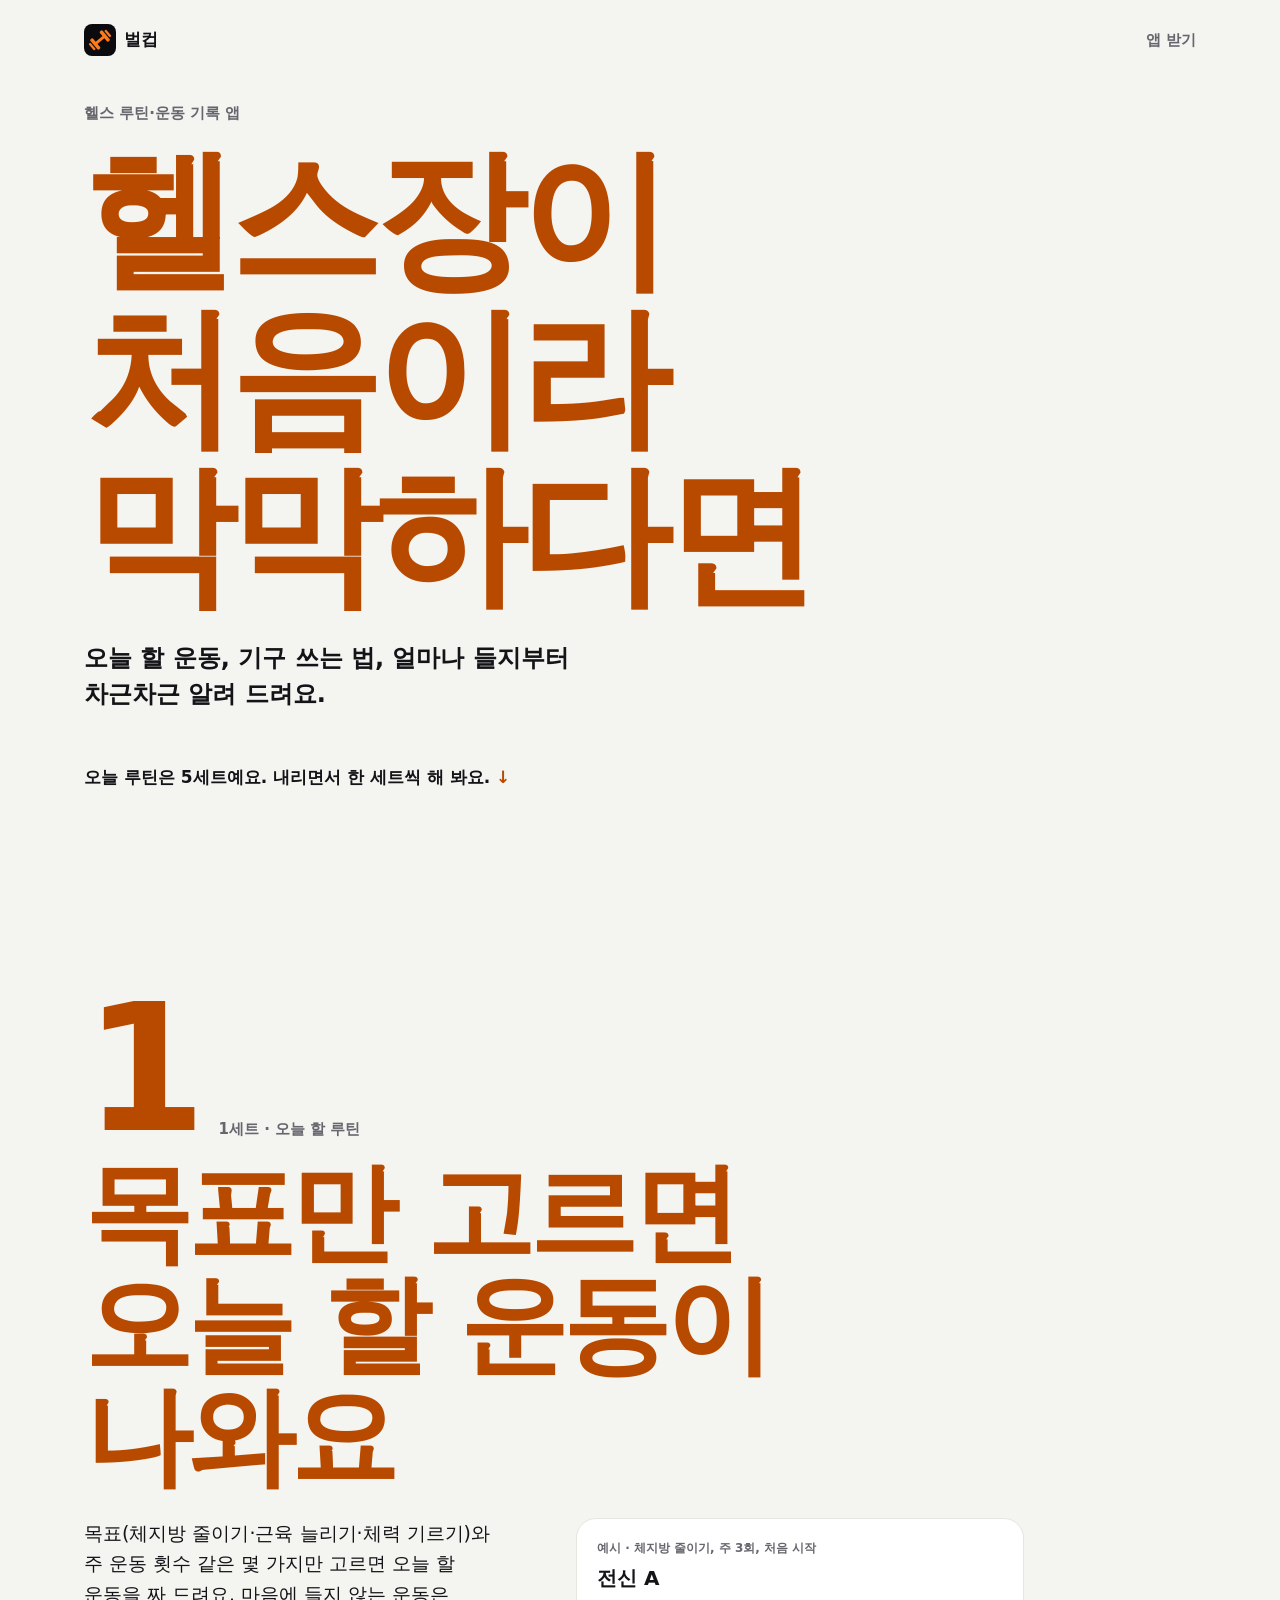
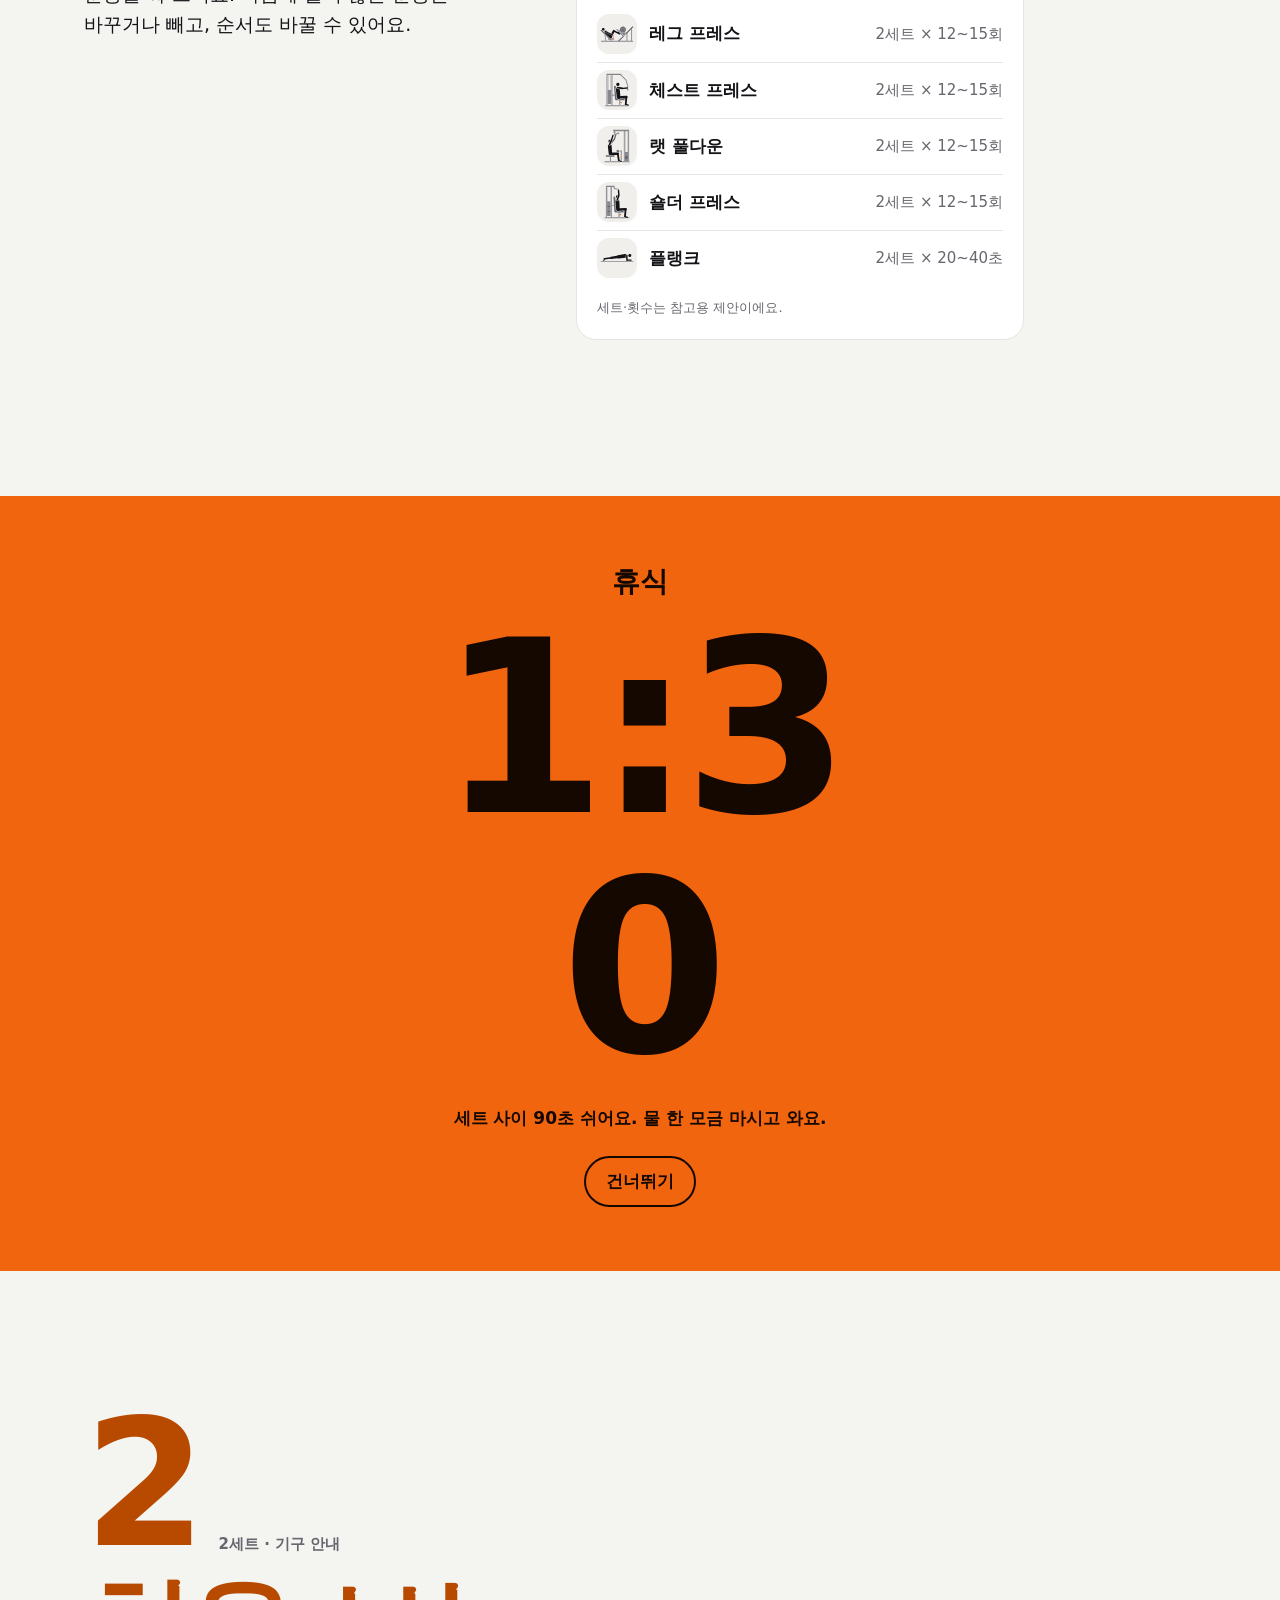
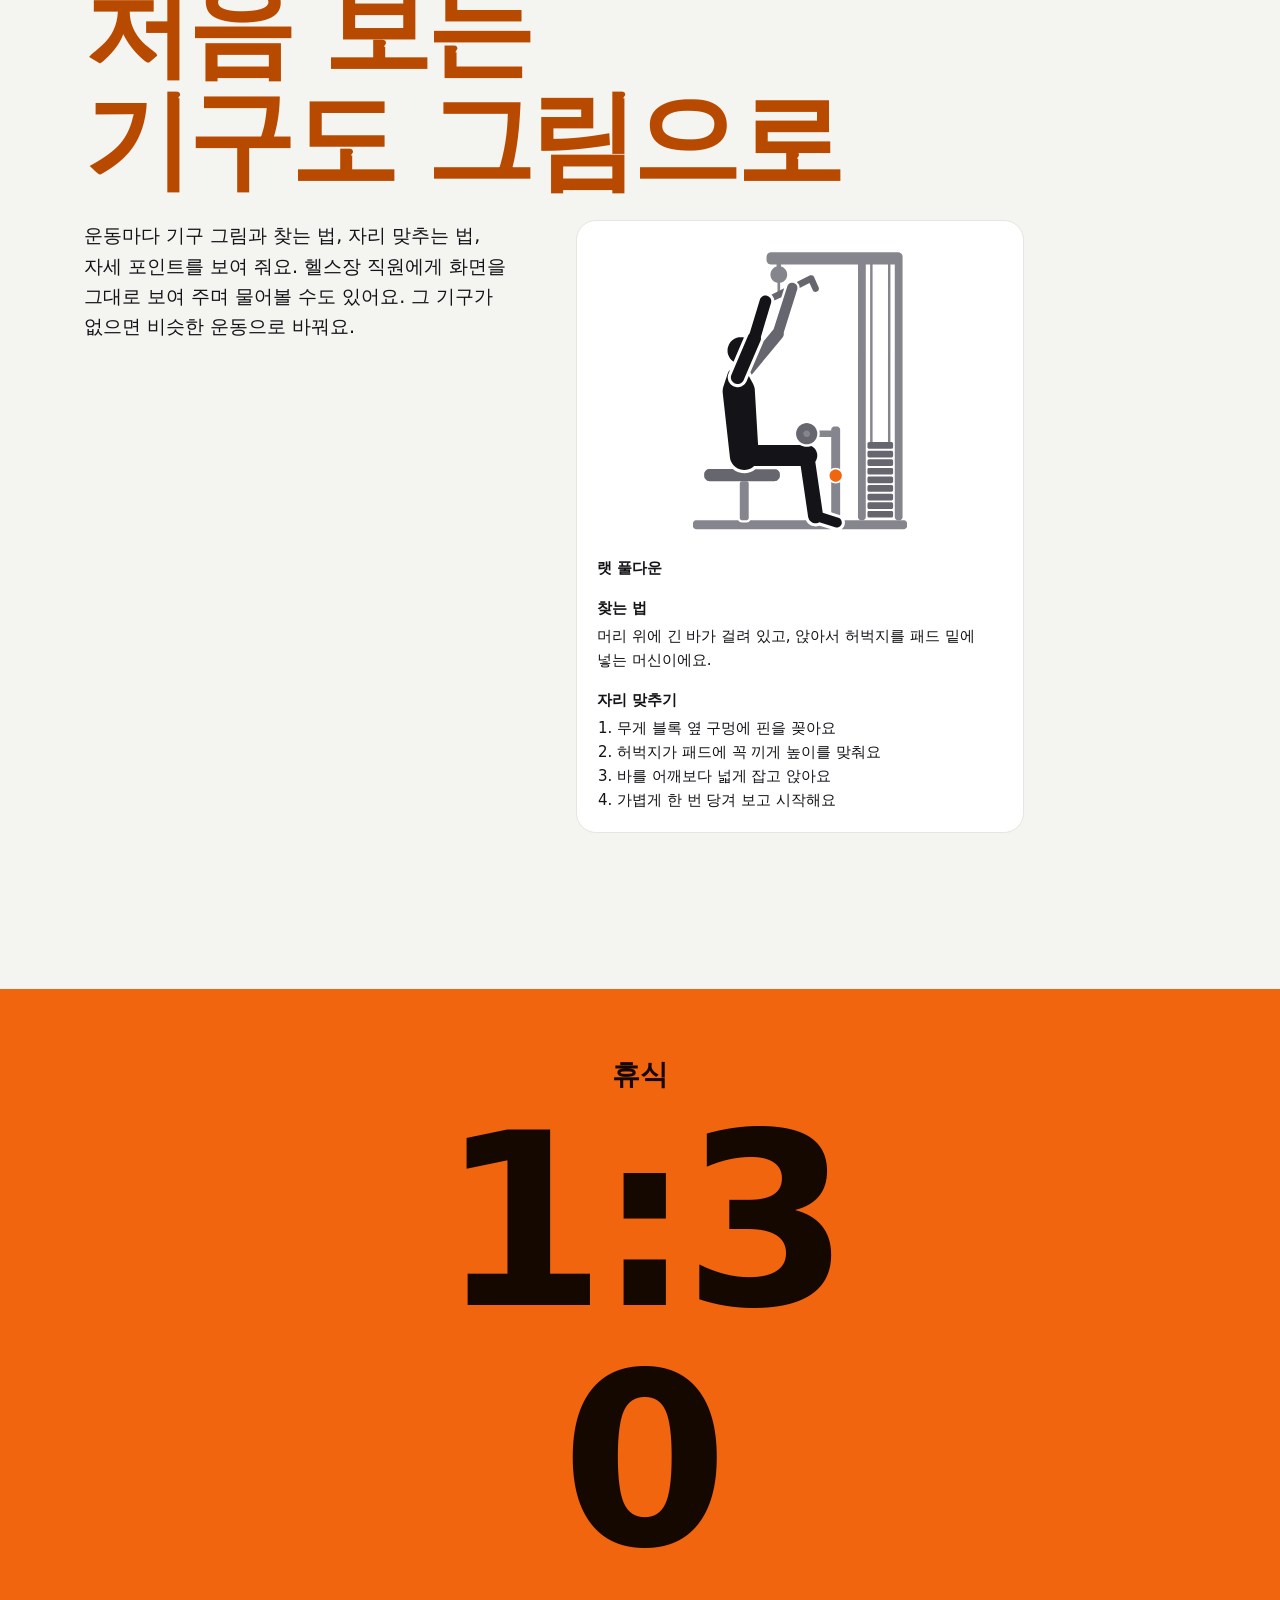
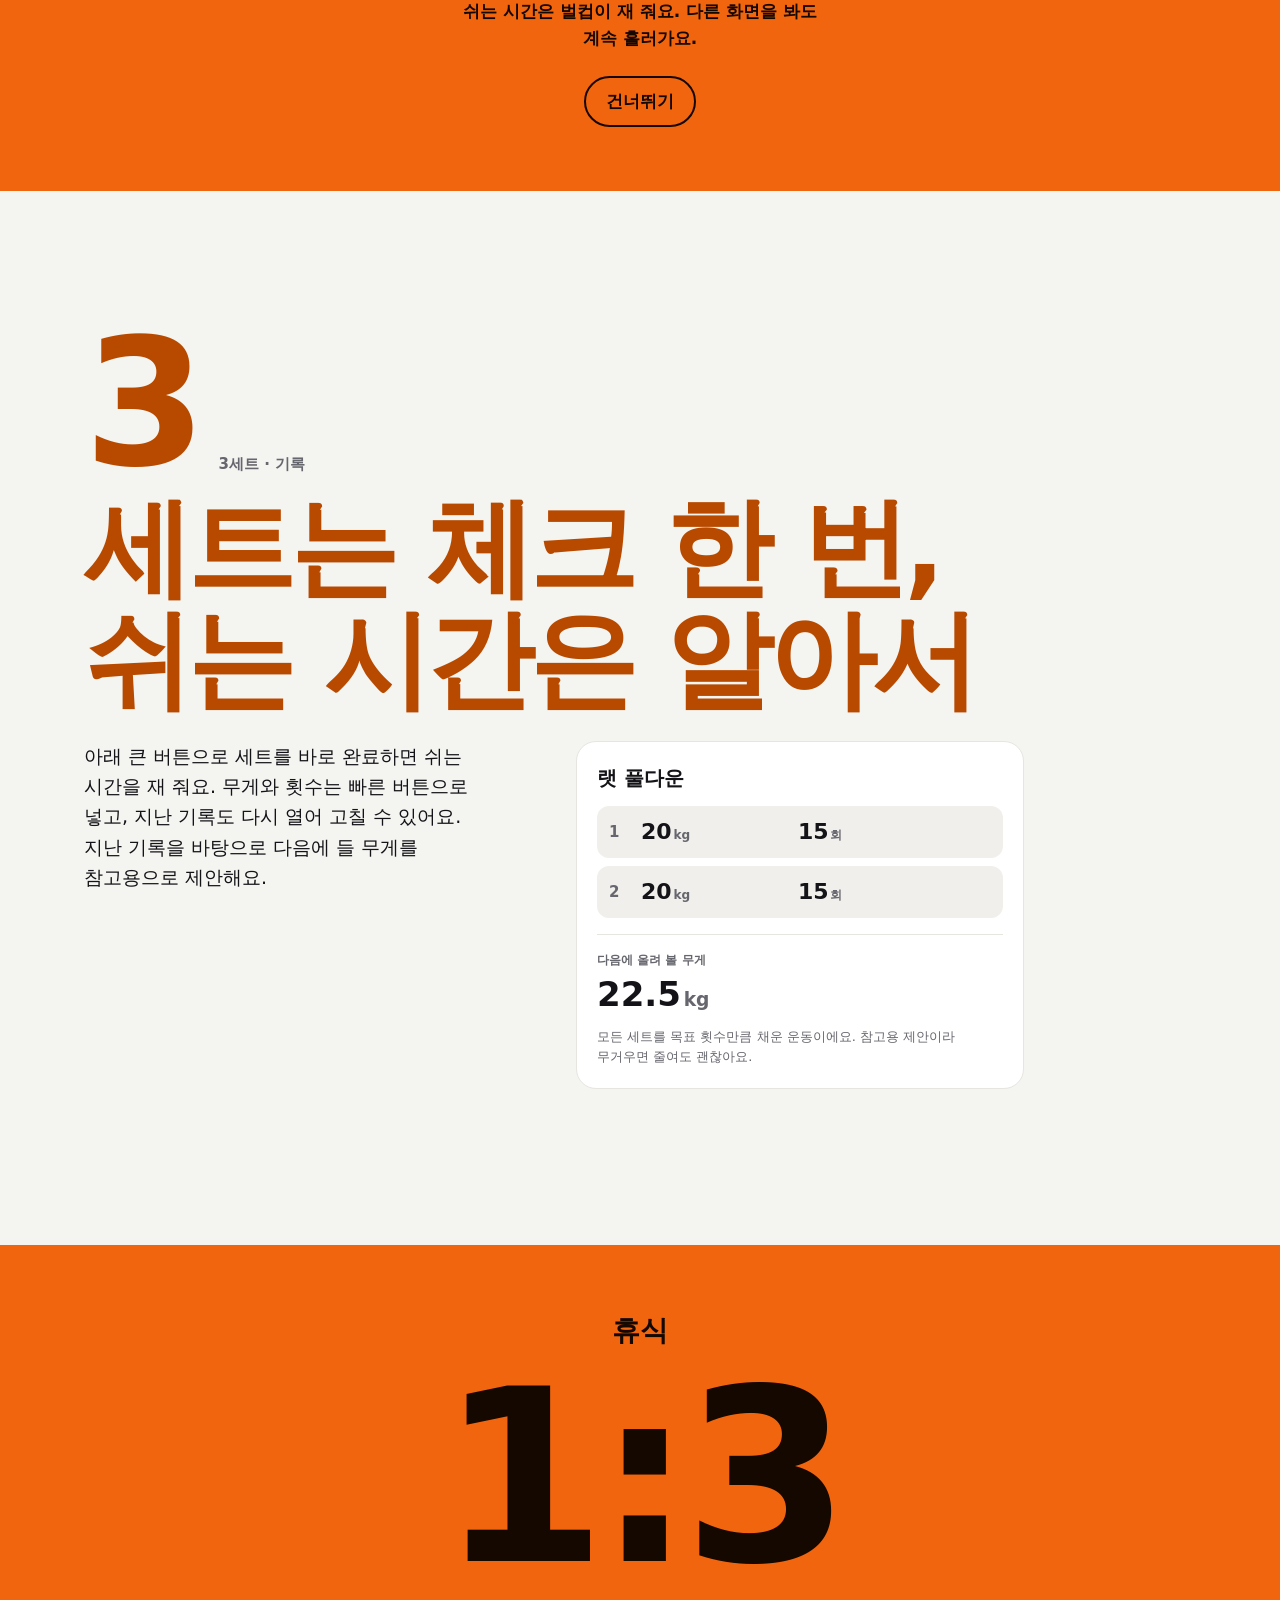
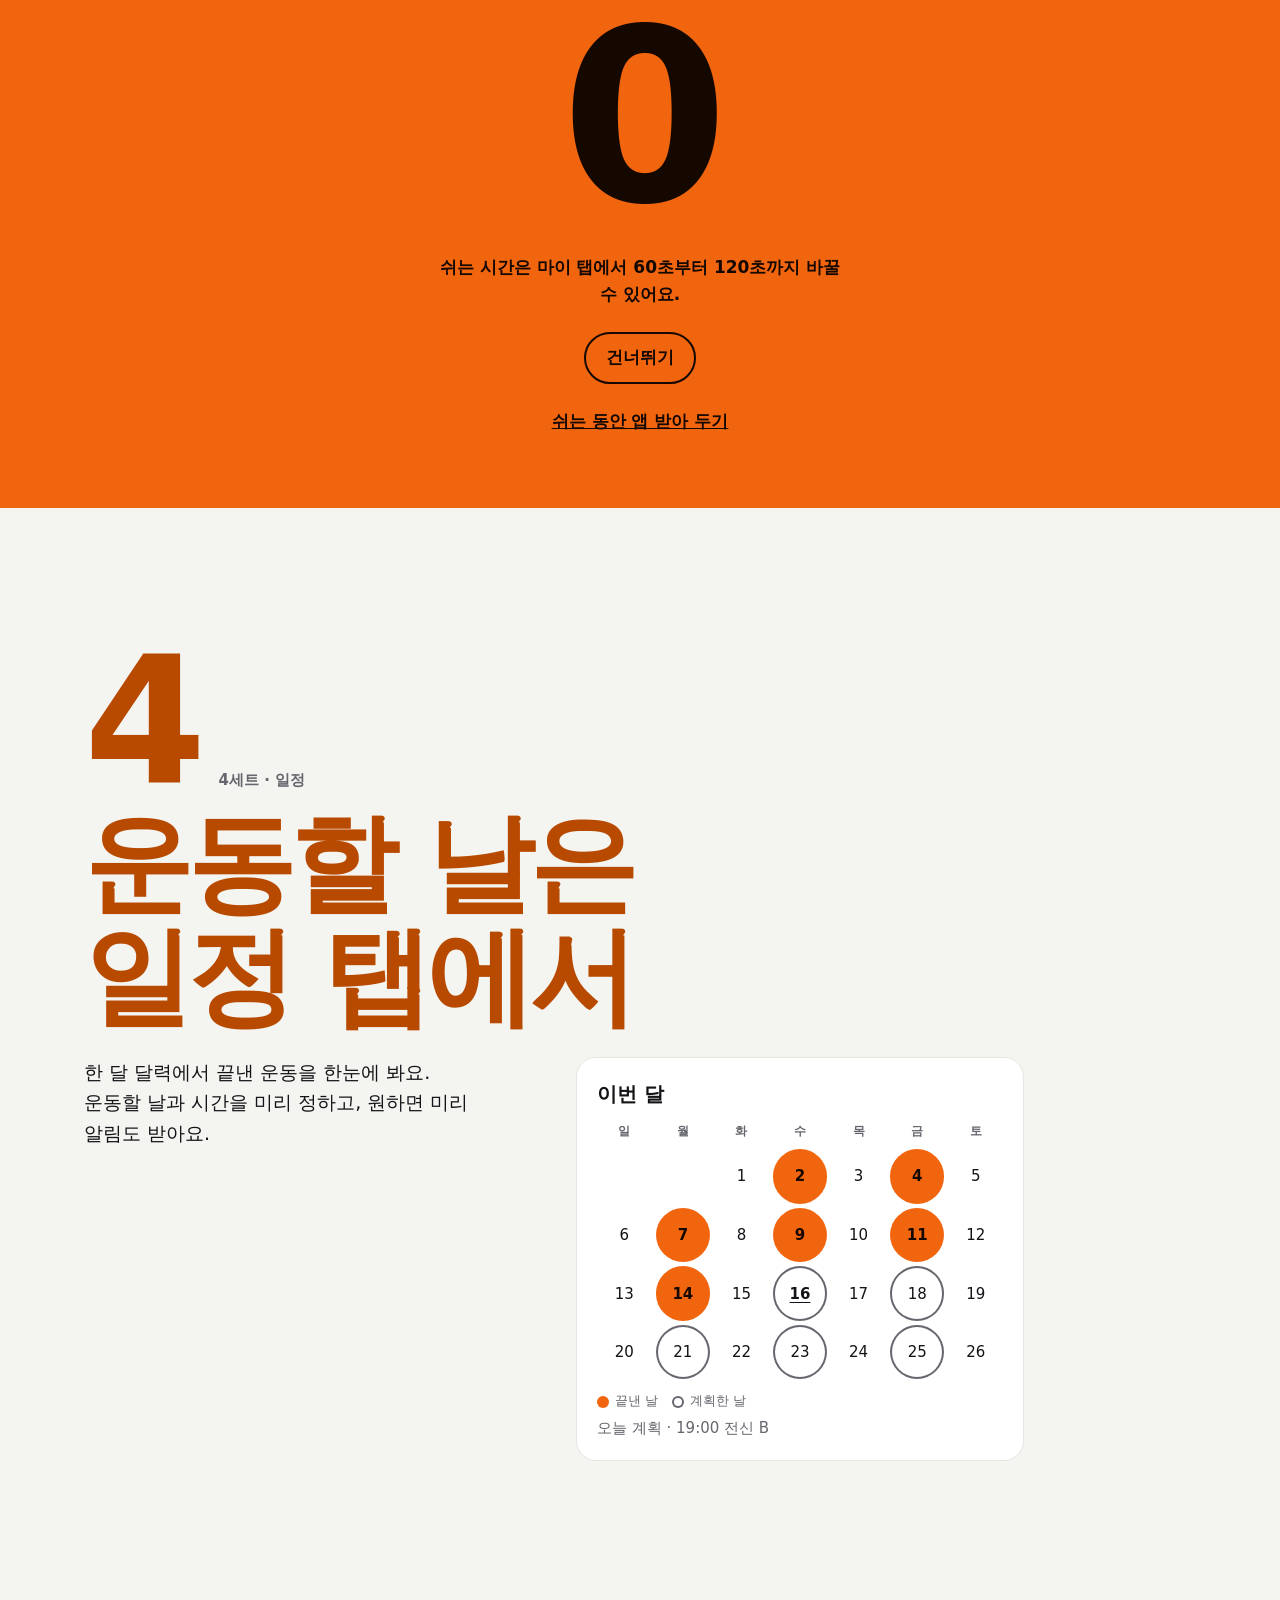
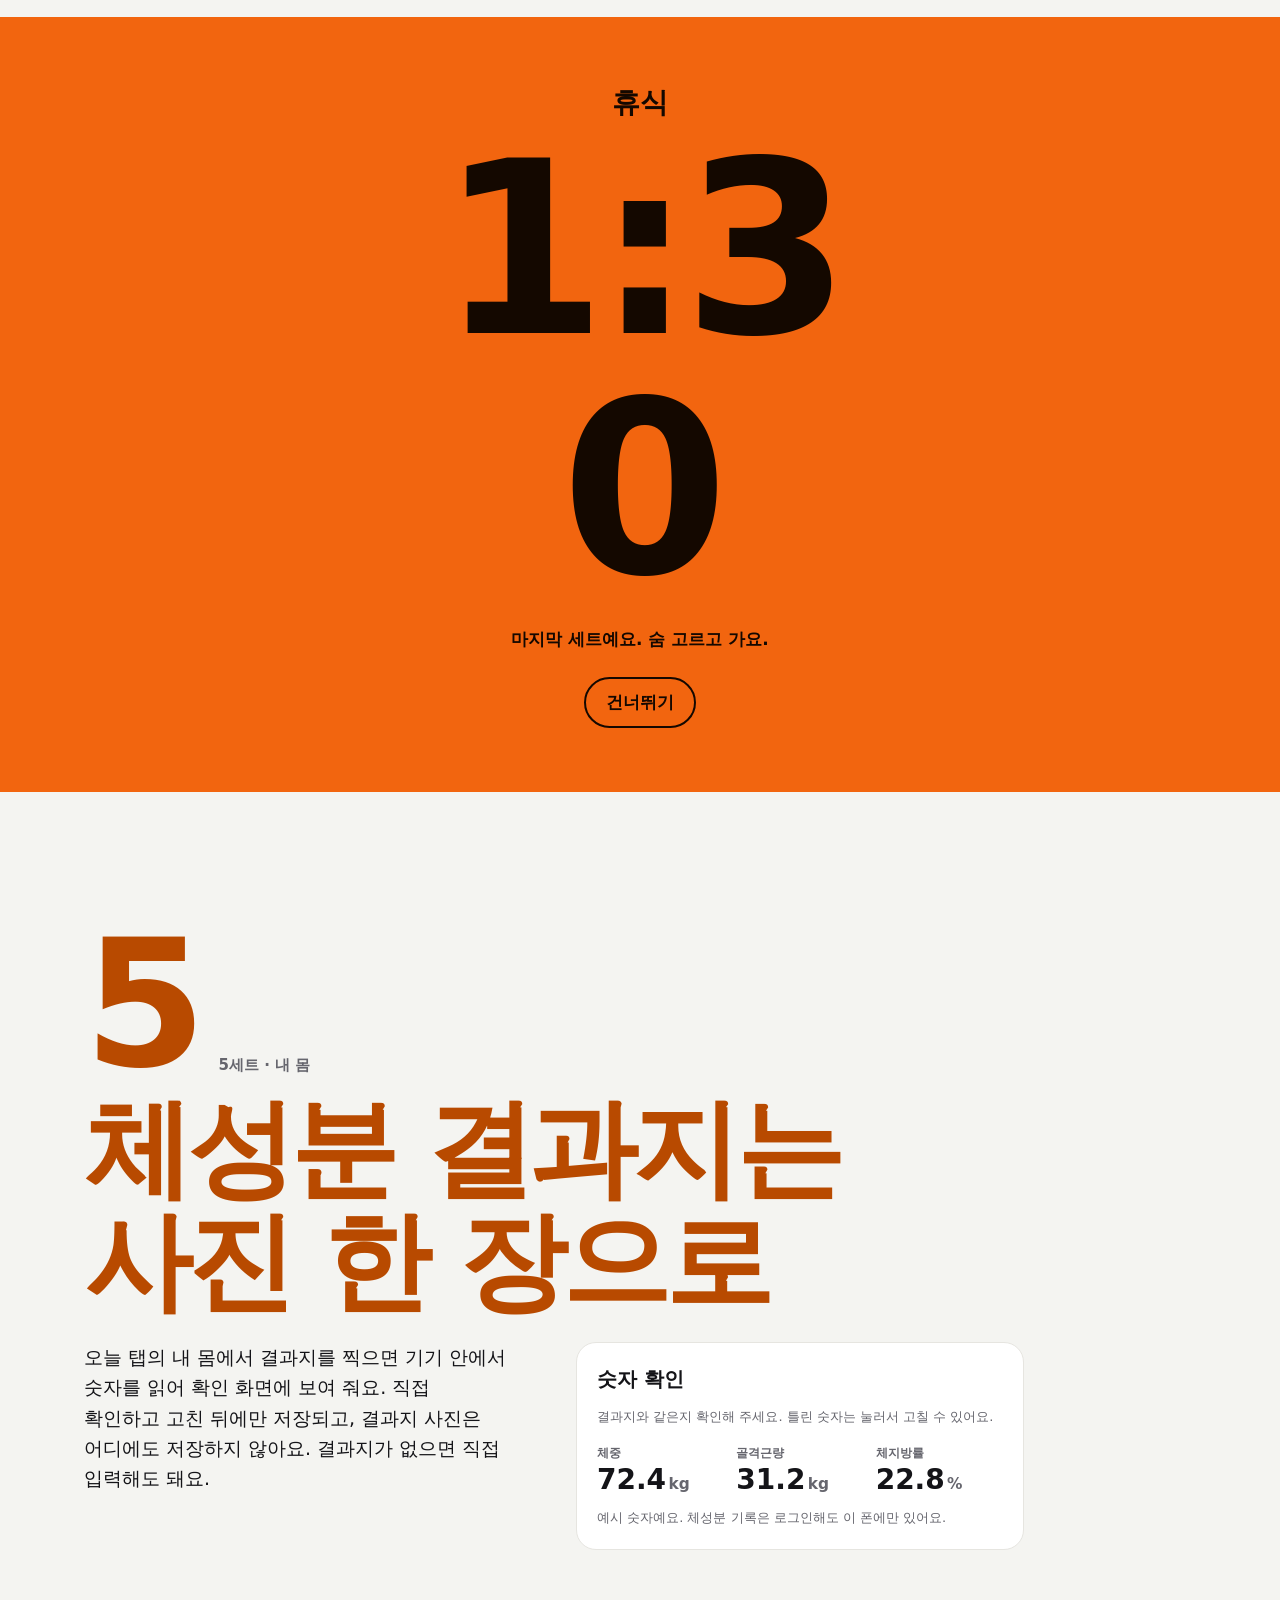
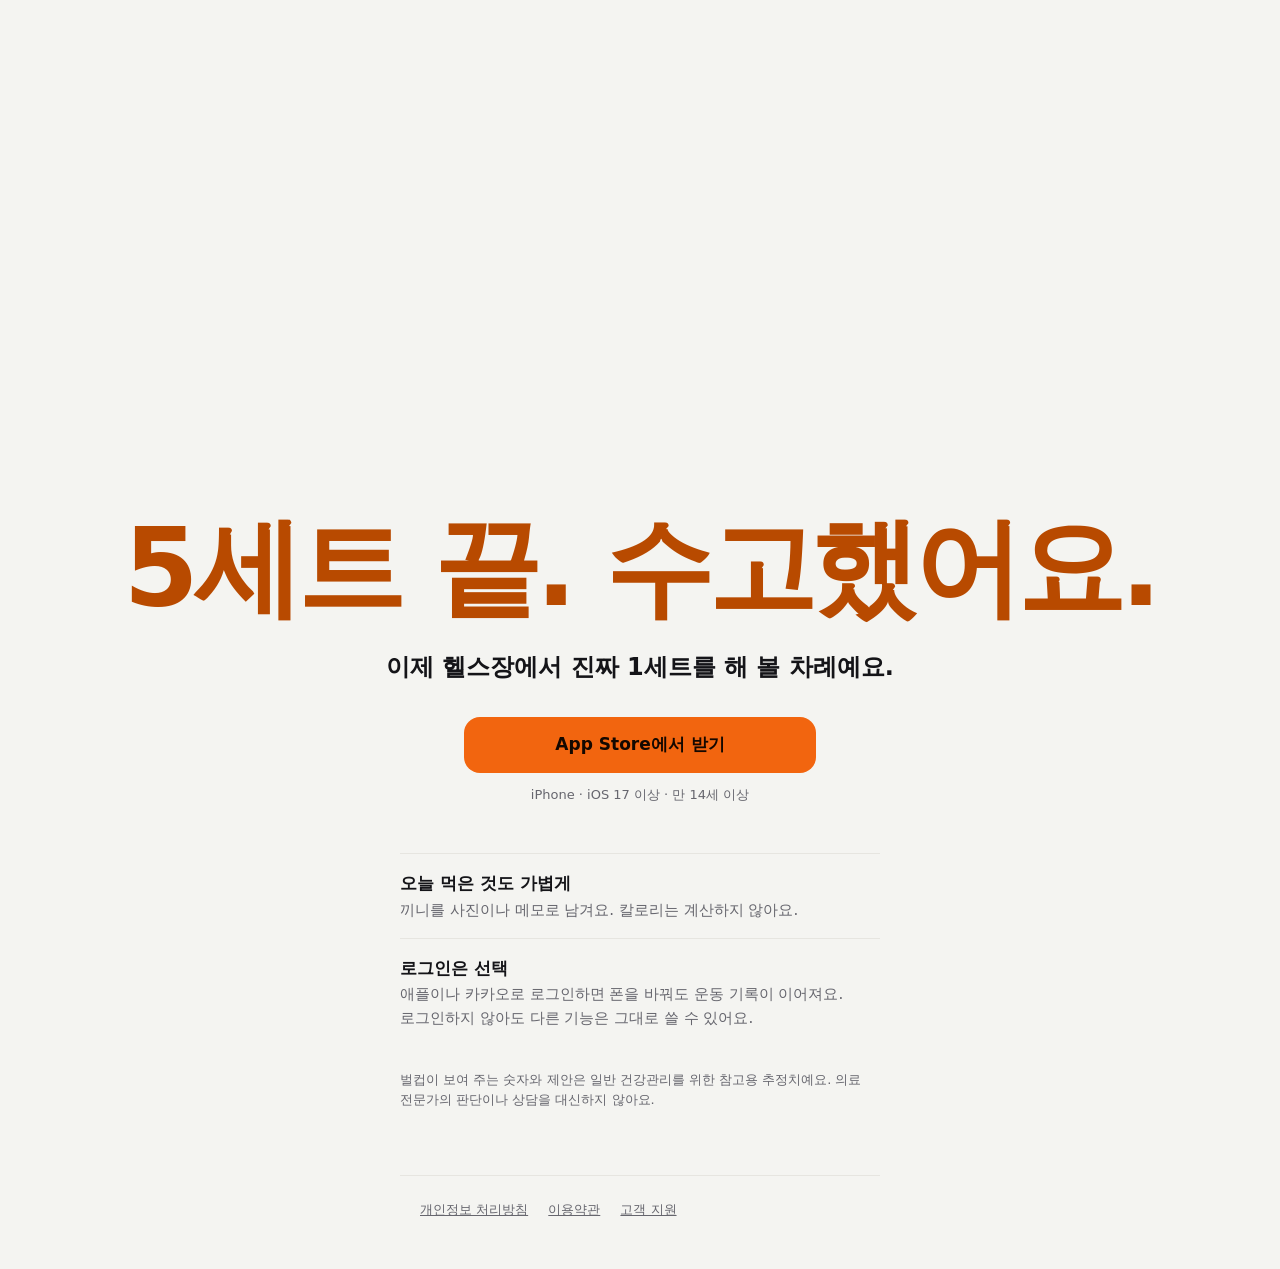
<file: index.html>
<!DOCTYPE html>
<html lang="ko">
<head>
<meta charset="utf-8">
<meta name="viewport" content="width=device-width, initial-scale=1, viewport-fit=cover">
<meta http-equiv="Content-Security-Policy" content="default-src 'none'; script-src 'self'; style-src 'self'; img-src 'self'; base-uri 'none'; form-action 'none'">
<meta name="referrer" content="no-referrer">
<meta name="description" content="헬스장이 처음이라 뭘 해야 할지 막막하다면 벌컵으로 시작해 보세요. 오늘 할 루틴과 기구 쓰는 법을 보여 주고, 다음에 들 무게를 참고용으로 제안해요.">
<title>벌컵 - 헬스 루틴·운동 기록</title>
<link rel="icon" href="/img/icon.png">
<link rel="apple-touch-icon" href="/img/icon.png">
<link rel="stylesheet" href="/site.css">
<link rel="stylesheet" href="/landing.css">
<script src="/landing.js" defer></script>
</head>
<body class="landing">
<!-- Gym display: decorative, filled in by landing.js. The real content is the text below. -->
<div class="hud" aria-hidden="true">
  <span class="hud__label">준비</span>
  <span class="hud__num">00</span>
  <span class="hud__unit">회</span>
  <span class="hud__bar"><i></i><i></i><i></i><i></i><i></i></span>
</div>

<header class="top">
  <a class="brand" href="/"><img src="/img/icon.png" alt="" width="32" height="32">벌컵</a>
  <a class="top__get" href="https://apps.apple.com/kr/app/id6822601640">앱 받기</a>
</header>

<main>
  <section class="hero" aria-labelledby="hero-title">
    <p class="kicker">헬스 루틴·운동 기록 앱</p>
    <h1 id="hero-title" class="poster">헬스장이 처음이라 막막하다면</h1>
    <p class="lead">오늘 할 운동, 기구 쓰는 법, 얼마나 들지부터 차근차근 알려 드려요.</p>
    <p class="cue">오늘 루틴은 5세트예요. 내리면서 한 세트씩 <span class="nw">해 봐요.</span></p>
  </section>

  <section class="set" id="set-1" data-step="set" data-set="1" aria-labelledby="set-1-title">
    <p class="set__no"><span class="set__big" aria-hidden="true">1</span>1세트 · 오늘 할 루틴</p>
    <h2 id="set-1-title" class="poster">목표만 고르면 <span class="nw">오늘 할 운동이</span> 나와요</h2>
    <p>목표(체지방 줄이기·근육 늘리기·체력 기르기)와 주 운동 횟수 같은 몇 가지만 고르면 오늘 할 운동을 짜 드려요. 마음에 들지 않는 운동은 바꾸거나 빼고, 순서도 바꿀 수 있어요.</p>
    <div class="card">
      <p class="card__meta">예시 · 체지방 줄이기, 주 3회, 처음 시작</p>
      <p class="card__title">전신 A</p>
      <ul class="routine">
        <li><picture><source srcset="/img/ex_leg_press_thumb_dark.svg" media="(prefers-color-scheme: dark)"><img src="/img/ex_leg_press_thumb.svg" alt="" width="40" height="40"></picture><span>레그 프레스</span><span class="num">2세트 × 12~15회</span></li>
        <li><picture><source srcset="/img/ex_chest_press_thumb_dark.svg" media="(prefers-color-scheme: dark)"><img src="/img/ex_chest_press_thumb.svg" alt="" width="40" height="40"></picture><span>체스트 프레스</span><span class="num">2세트 × 12~15회</span></li>
        <li><picture><source srcset="/img/ex_lat_pulldown_thumb_dark.svg" media="(prefers-color-scheme: dark)"><img src="/img/ex_lat_pulldown_thumb.svg" alt="" width="40" height="40"></picture><span>랫 풀다운</span><span class="num">2세트 × 12~15회</span></li>
        <li><picture><source srcset="/img/ex_shoulder_press_thumb_dark.svg" media="(prefers-color-scheme: dark)"><img src="/img/ex_shoulder_press_thumb.svg" alt="" width="40" height="40"></picture><span>숄더 프레스</span><span class="num">2세트 × 12~15회</span></li>
        <li><picture><source srcset="/img/ex_plank_thumb_dark.svg" media="(prefers-color-scheme: dark)"><img src="/img/ex_plank_thumb.svg" alt="" width="40" height="40"></picture><span>플랭크</span><span class="num">2세트 × 20~40초</span></li>
      </ul>
      <p class="note">세트·횟수는 참고용 제안이에요.</p>
    </div>
  </section>

  <div class="rest" data-step="rest">
    <p class="rest__title">휴식</p>
    <p class="rest__timer" aria-hidden="true"><span class="rest__time">1:30</span><span class="rest__end">쉬는 시간 끝</span></p>
    <p>세트 사이 90초 쉬어요. 물 한 모금 마시고 와요.</p>
    <a class="rest__skip" href="#set-2">건너뛰기</a>
  </div>

  <section class="set" id="set-2" data-step="set" data-set="2" aria-labelledby="set-2-title">
    <p class="set__no"><span class="set__big" aria-hidden="true">2</span>2세트 · 기구 안내</p>
    <h2 id="set-2-title" class="poster">처음 보는 기구도 그림으로</h2>
    <p>운동마다 기구 그림과 찾는 법, 자리 맞추는 법, 자세 포인트를 보여 줘요. 헬스장 직원에게 화면을 그대로 보여 주며 물어볼 수도 있어요. 그 기구가 없으면 비슷한 운동으로 바꿔요.</p>
    <div class="card card--guide">
      <picture><source srcset="/img/ex_lat_pulldown_dark.svg" media="(prefers-color-scheme: dark)"><img class="hero-art" src="/img/ex_lat_pulldown.svg" alt="" width="400" height="300"></picture>
      <div class="guide">
        <p class="card__title">랫 풀다운</p>
        <h3>찾는 법</h3>
        <p>머리 위에 긴 바가 걸려 있고, 앉아서 허벅지를 패드 밑에 넣는 머신이에요.</p>
        <h3>자리 맞추기</h3>
        <ol>
          <li>무게 블록 옆 구멍에 핀을 꽂아요</li>
          <li>허벅지가 패드에 꼭 끼게 높이를 맞춰요</li>
          <li>바를 어깨보다 넓게 잡고 앉아요</li>
          <li>가볍게 한 번 당겨 보고 시작해요</li>
        </ol>
      </div>
    </div>
  </section>

  <div class="rest" data-step="rest">
    <p class="rest__title">휴식</p>
    <p class="rest__timer" aria-hidden="true"><span class="rest__time">1:30</span><span class="rest__end">쉬는 시간 끝</span></p>
    <p>쉬는 시간은 벌컵이 재 줘요. 다른 화면을 봐도 계속 흘러가요.</p>
    <a class="rest__skip" href="#set-3">건너뛰기</a>
  </div>

  <section class="set" id="set-3" data-step="set" data-set="3" aria-labelledby="set-3-title">
    <p class="set__no"><span class="set__big" aria-hidden="true">3</span>3세트 · 기록</p>
    <h2 id="set-3-title" class="poster">세트는 체크 한 번, 쉬는 시간은 알아서</h2>
    <p>아래 큰 버튼으로 세트를 바로 완료하면 쉬는 시간을 재 줘요. 무게와 횟수는 빠른 버튼으로 넣고, 지난 기록도 다시 열어 고칠 수 있어요. 지난 기록을 바탕으로 다음에 들 무게를 참고용으로 제안해요.</p>
    <div class="card">
      <p class="card__title">랫 풀다운</p>
      <ol class="sets">
        <li class="sets__row"><span class="num">1</span><span class="num">20<small>kg</small></span><span class="num">15<small>회</small></span><span class="check" aria-hidden="true"></span><span class="sr">완료</span></li>
        <li class="sets__row"><span class="num">2</span><span class="num">20<small>kg</small></span><span class="num">15<small>회</small></span><span class="check" aria-hidden="true"></span><span class="sr">완료</span></li>
      </ol>
      <div class="next">
        <p class="card__meta">다음에 올려 볼 무게</p>
        <p class="next__kg num">22.5<small>kg</small></p>
        <p class="note">모든 세트를 목표 횟수만큼 채운 운동이에요. 참고용 제안이라 무거우면 줄여도 괜찮아요.</p>
      </div>
    </div>
  </section>

  <div class="rest" data-step="rest">
    <p class="rest__title">휴식</p>
    <p class="rest__timer" aria-hidden="true"><span class="rest__time">1:30</span><span class="rest__end">쉬는 시간 끝</span></p>
    <p>쉬는 시간은 마이 탭에서 60초부터 120초까지 바꿀 수 있어요.</p>
    <a class="rest__skip" href="#set-4">건너뛰기</a>
    <a class="rest__get" href="https://apps.apple.com/kr/app/id6822601640">쉬는 동안 앱 받아 두기</a>
  </div>

  <section class="set" id="set-4" data-step="set" data-set="4" aria-labelledby="set-4-title">
    <p class="set__no"><span class="set__big" aria-hidden="true">4</span>4세트 · 일정</p>
    <h2 id="set-4-title" class="poster">운동할 날은 일정 탭에서</h2>
    <p>한 달 달력에서 끝낸 운동을 한눈에 봐요. 운동할 날과 시간을 미리 정하고, 원하면 미리 알림도 받아요.</p>
    <div class="card">
      <p class="card__title">이번 달</p>
      <div class="cal" aria-hidden="true">
        <b>일</b><b>월</b><b>화</b><b>수</b><b>목</b><b>금</b><b>토</b>
        <i class="cal__gap"></i><i class="cal__gap"></i><i>1</i><i class="done">2</i><i>3</i><i class="done">4</i><i>5</i>
        <i>6</i><i class="done">7</i><i>8</i><i class="done">9</i><i>10</i><i class="done">11</i><i>12</i>
        <i>13</i><i class="done">14</i><i>15</i><i class="today plan">16</i><i>17</i><i class="plan">18</i><i>19</i>
        <i>20</i><i class="plan">21</i><i>22</i><i class="plan">23</i><i>24</i><i class="plan">25</i><i>26</i>
      </div>
      <p class="cal__legend"><span class="dot dot--done" aria-hidden="true"></span>끝낸 날 <span class="dot dot--plan" aria-hidden="true"></span>계획한 날</p>
      <p class="plan-line">오늘 계획 · <span class="num">19:00</span> 전신 B</p>
    </div>
  </section>

  <div class="rest" data-step="rest">
    <p class="rest__title">휴식</p>
    <p class="rest__timer" aria-hidden="true"><span class="rest__time">1:30</span><span class="rest__end">쉬는 시간 끝</span></p>
    <p>마지막 세트예요. 숨 고르고 가요.</p>
    <a class="rest__skip" href="#set-5">건너뛰기</a>
  </div>

  <section class="set" id="set-5" data-step="set" data-set="5" aria-labelledby="set-5-title">
    <p class="set__no"><span class="set__big" aria-hidden="true">5</span>5세트 · 내 몸</p>
    <h2 id="set-5-title" class="poster">체성분 결과지는 사진 한 장으로</h2>
    <p>오늘 탭의 내 몸에서 결과지를 찍으면 기기 안에서 숫자를 읽어 확인 화면에 보여 줘요. 직접 확인하고 고친 뒤에만 저장되고, 결과지 사진은 어디에도 저장하지 않아요. 결과지가 없으면 직접 입력해도 돼요.</p>
    <div class="card">
      <p class="card__title">숫자 확인</p>
      <p class="note">결과지와 같은지 확인해 주세요. 틀린 숫자는 눌러서 고칠 수 있어요.</p>
      <dl class="body">
        <div><dt>체중</dt><dd class="num">72.4<small>kg</small></dd></div>
        <div><dt>골격근량</dt><dd class="num">31.2<small>kg</small></dd></div>
        <div><dt>체지방률</dt><dd class="num">22.8<small>%</small></dd></div>
      </dl>
      <p class="note">예시 숫자예요. 체성분 기록은 로그인해도 이 폰에만 있어요.</p>
    </div>
  </section>

  <section class="end" data-step="end" aria-labelledby="end-title">
    <p class="stamp">오운완</p>
    <h2 id="end-title" class="poster">5세트 끝. 수고했어요.</h2>
    <p class="lead">이제 헬스장에서 진짜 1세트를 해 볼 차례예요.</p>
    <a class="button" href="https://apps.apple.com/kr/app/id6822601640">App Store에서 받기</a>
    <p class="note center">iPhone · iOS 17 이상 · 만 14세 이상</p>
    <ul class="extra">
      <li><strong>오늘 먹은 것도 가볍게</strong>끼니를 사진이나 메모로 남겨요. 칼로리는 계산하지 않아요.</li>
      <li><strong>로그인은 선택</strong>애플이나 카카오로 로그인하면 폰을 바꿔도 운동 기록이 이어져요. 로그인하지 않아도 다른 기능은 그대로 쓸 수 있어요.</li>
    </ul>
    <p class="note">벌컵이 보여 주는 숫자와 제안은 일반 건강관리를 위한 참고용 추정치예요. 의료 전문가의 판단이나 상담을 대신하지 않아요.</p>
  </section>
</main>

<footer class="foot">
  <a href="https://pherd94.github.io/bulcup-privacy/">개인정보 처리방침</a>
  <a href="https://pherd94.github.io/bulcup-privacy/terms/">이용약관</a>
  <a href="https://pherd94.github.io/bulcup-privacy/support/">고객 지원</a>
</footer>
</body>
</html>
</file>
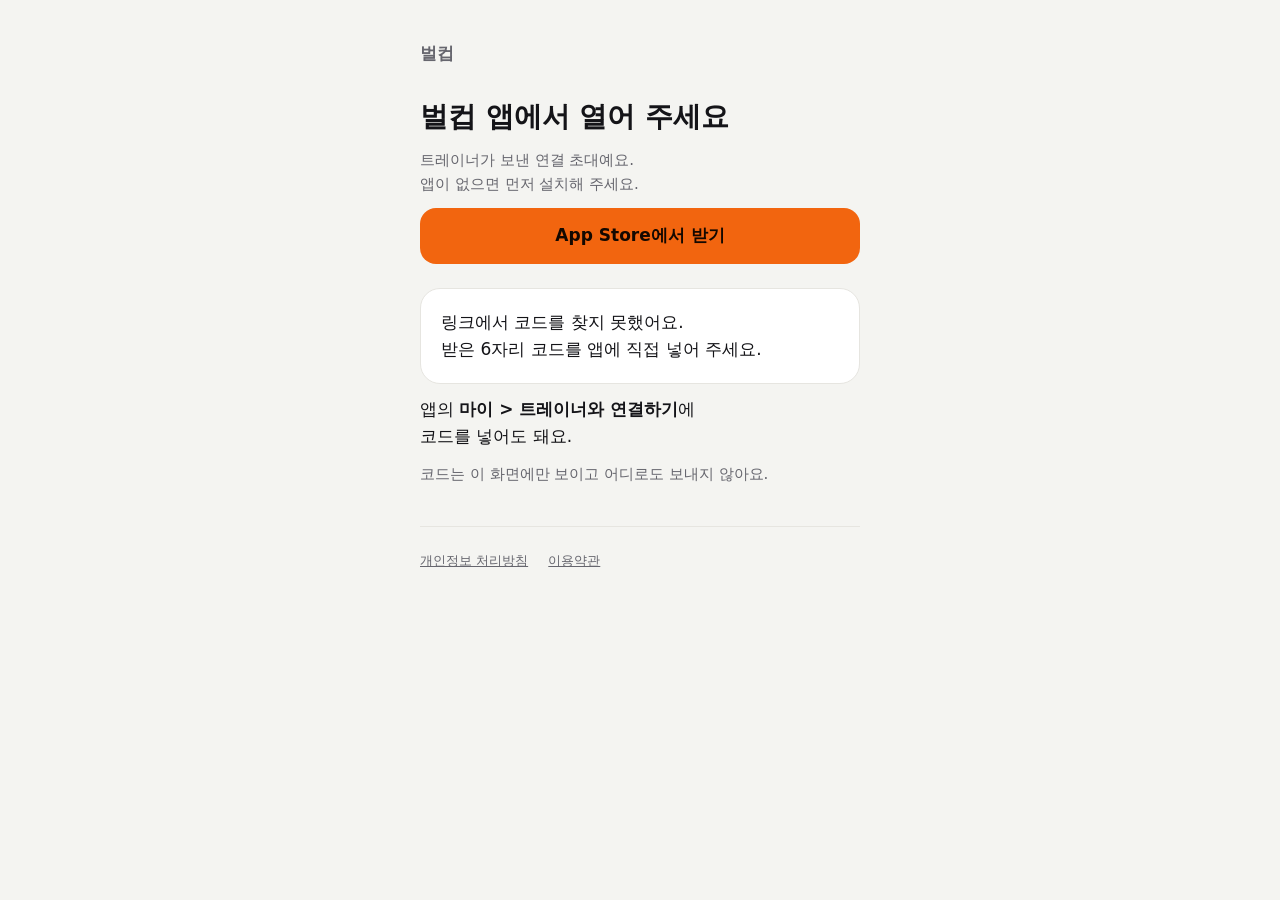
<file: join/index.html>
<!DOCTYPE html>
<html lang="ko">
<head>
<meta charset="utf-8">
<meta name="viewport" content="width=device-width, initial-scale=1, viewport-fit=cover">
<meta http-equiv="Content-Security-Policy" content="default-src 'none'; script-src 'self'; style-src 'self'; img-src 'self'; base-uri 'none'; form-action 'none'">
<meta name="referrer" content="no-referrer">
<meta name="robots" content="noindex">
<title>벌컵 트레이너 연결</title>
<link rel="stylesheet" href="/site.css">
</head>
<body>
<main>
  <p class="wordmark">벌컵</p>
  <h1>벌컵 앱에서 열어 주세요</h1>
  <p class="sub">트레이너가 보낸 연결 초대예요.<br>앱이 없으면 먼저 설치해 주세요.</p>

  <a class="button" href="https://apps.apple.com/kr/app/id6822601640">App Store에서 받기</a>

  <section class="card" id="code-card" aria-labelledby="code-label" hidden>
    <p class="label" id="code-label">연결 코드</p>
    <p class="code" id="code"></p>
    <button class="button secondary" id="copy" type="button">코드 복사</button>
    <p class="status" id="copy-status" role="status" aria-live="polite"></p>
  </section>

  <p class="card" id="no-code" hidden>링크에서 코드를 찾지 못했어요.<br>받은 6자리 코드를 앱에 직접 넣어 주세요.</p>

  <p>앱의 <strong>마이 &gt; 트레이너와 연결하기</strong>에<br>코드를 넣어도 돼요.</p>
  <p class="sub">코드는 이 화면에만 보이고 어디로도 보내지 않아요.</p>

  <footer>
    <a href="https://pherd94.github.io/bulcup-privacy/">개인정보 처리방침</a>
    <a href="https://pherd94.github.io/bulcup-privacy/terms/">이용약관</a>
  </footer>
</main>
<script src="/join/join.js"></script>
</body>
</html>
</file>
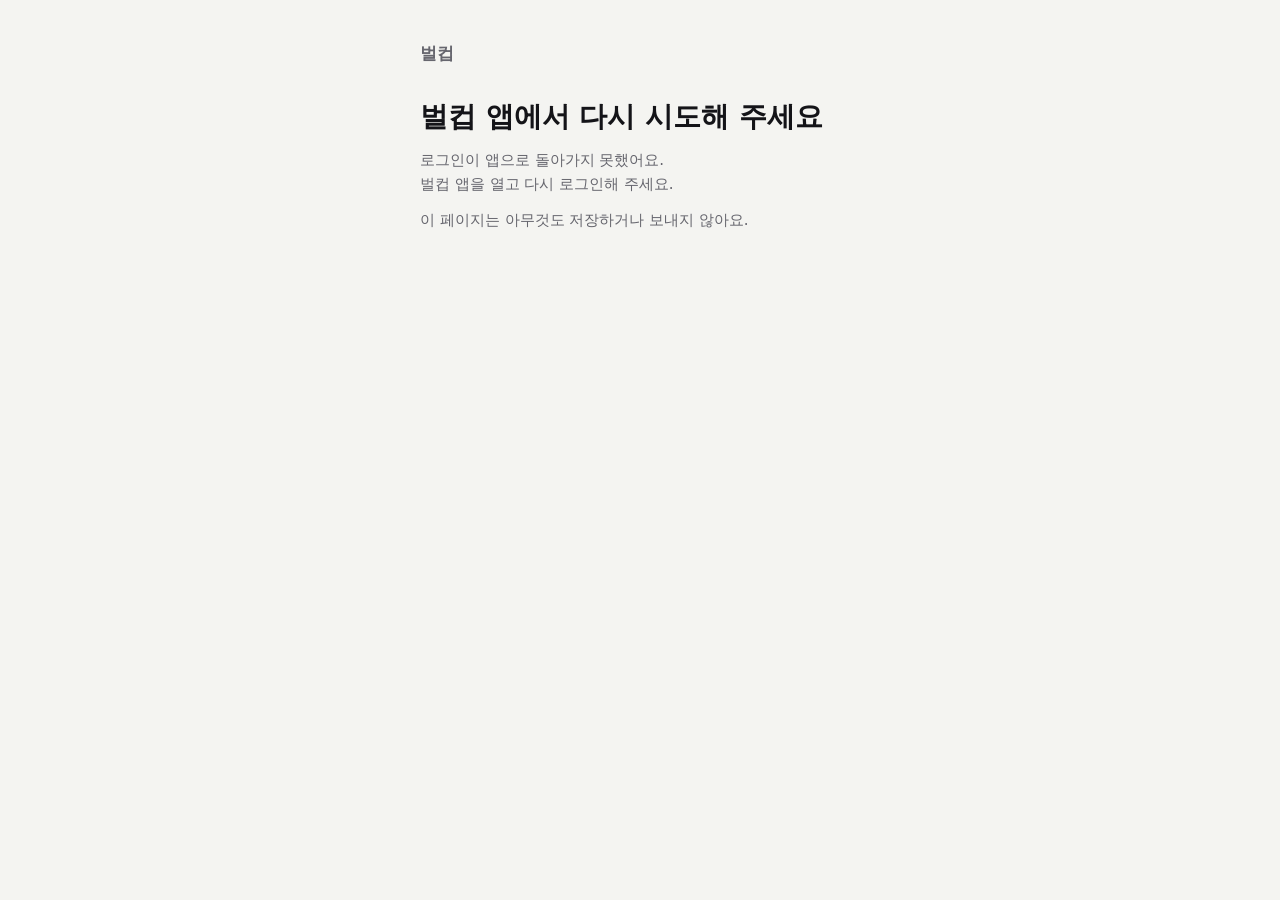
<file: auth/apple/index.html>
<!DOCTYPE html>
<html lang="ko">
<head>
<meta charset="utf-8">
<meta name="viewport" content="width=device-width, initial-scale=1, viewport-fit=cover">
<meta http-equiv="Content-Security-Policy" content="default-src 'none'; style-src 'self'; base-uri 'none'; form-action 'none'">
<meta name="referrer" content="no-referrer">
<meta name="robots" content="noindex">
<title>벌컵 로그인</title>
<link rel="stylesheet" href="/site.css">
</head>
<body>
<!-- Android Sign in with Apple returns here (android-plan A.1). The app opens this address itself (App Links); this page shows
     only when it could not. No script: what Apple put after "#" stays in this browser and is never read or sent. -->
<main>
  <p class="wordmark">벌컵</p>
  <h1>벌컵 앱에서 다시 시도해 주세요</h1>
  <p class="sub">로그인이 앱으로 돌아가지 못했어요.<br>벌컵 앱을 열고 다시 로그인해 주세요.</p>
  <p class="sub">이 페이지는 아무것도 저장하거나 보내지 않아요.</p>
</main>
</body>
</html>
</file>
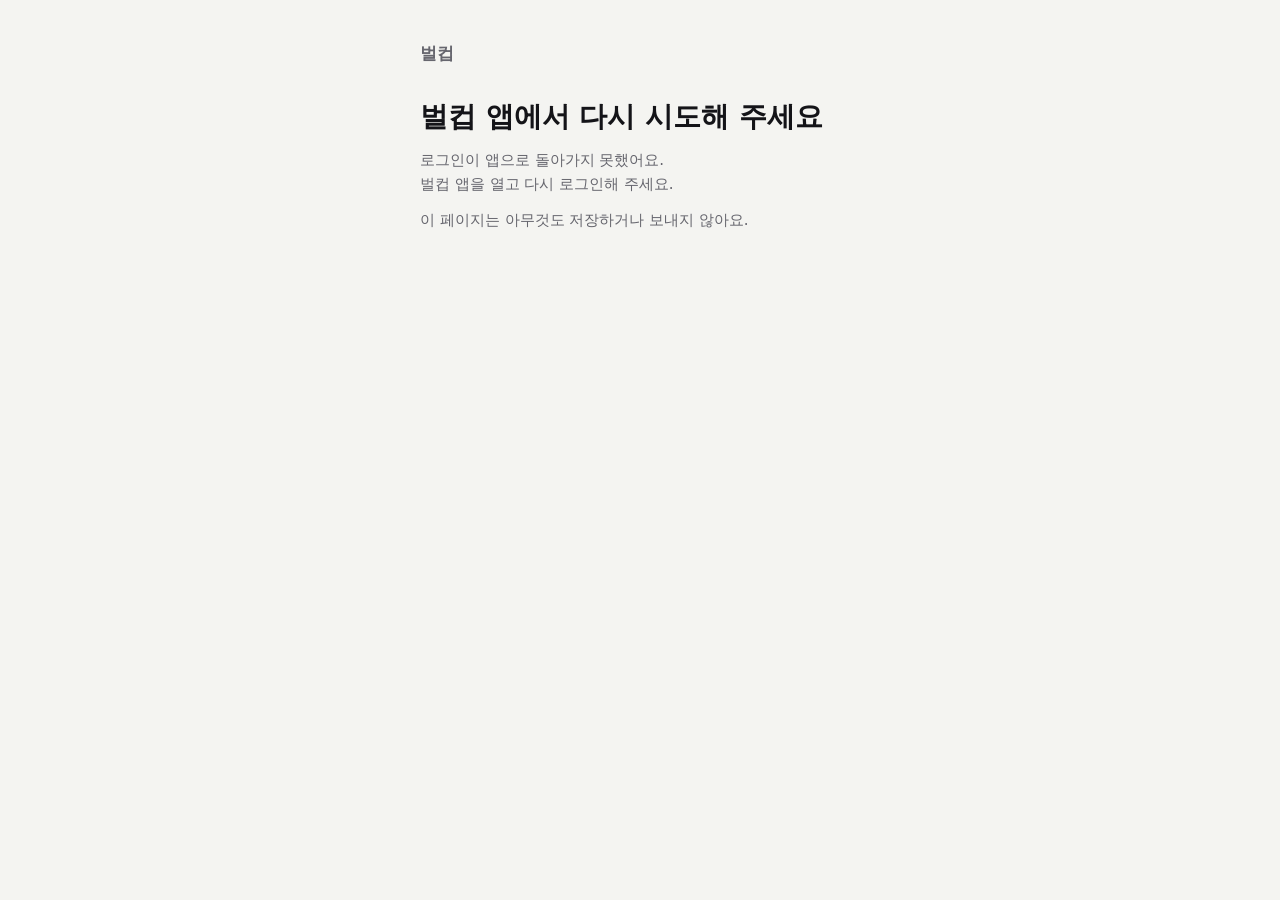
<file: auth/google/index.html>
<!DOCTYPE html>
<html lang="ko">
<head>
<meta charset="utf-8">
<meta name="viewport" content="width=device-width, initial-scale=1, viewport-fit=cover">
<meta http-equiv="Content-Security-Policy" content="default-src 'none'; style-src 'self'; base-uri 'none'; form-action 'none'">
<meta name="referrer" content="no-referrer">
<meta name="robots" content="noindex">
<title>벌컵 로그인</title>
<link rel="stylesheet" href="/site.css">
</head>
<body>
<!-- Android Google login returns here (android-plan A.1). The app opens this address itself (App Links); this page shows
     only when it could not. No script: what Google put after "#" stays in this browser and is never read or sent. -->
<main>
  <p class="wordmark">벌컵</p>
  <h1>벌컵 앱에서 다시 시도해 주세요</h1>
  <p class="sub">로그인이 앱으로 돌아가지 못했어요.<br>벌컵 앱을 열고 다시 로그인해 주세요.</p>
  <p class="sub">이 페이지는 아무것도 저장하거나 보내지 않아요.</p>
</main>
</body>
</html>
</file>
<file: site.css>
/* DESIGN.md §2 color tokens. Light is derived, dark is the source; the page follows the system setting. */
:root {
  color-scheme: light dark;
  --bg: #F4F4F1; --surface: #FFFFFF; --surface-raised: #F0EFEB; --stroke: #E6E5E0; --stroke-strong: #C9C8C2;
  --text-primary: #141418; --text-secondary: #66666E; --accent: #F2650F; --on-accent: #140800;
}
@media (prefers-color-scheme: dark) {
  :root {
    --bg: #0B0B0F; --surface: #16161B; --surface-raised: #202027; --stroke: #26262E; --stroke-strong: #3A3A44;
    --text-primary: #F5F5F2; --text-secondary: #A1A1AA; --accent: #FF7A1A;
  }
}

* { box-sizing: border-box; }
html { -webkit-text-size-adjust: 100%; }
body {
  margin: 0; background: var(--bg); color: var(--text-primary);
  font-family: -apple-system, BlinkMacSystemFont, "Apple SD Gothic Neo", system-ui, sans-serif;
  font-size: 1.0625rem; line-height: 1.6; word-break: keep-all; overflow-wrap: break-word;
}
main {
  max-width: 30rem; margin: 0 auto;
  padding: max(2.5rem, env(safe-area-inset-top)) max(1.25rem, env(safe-area-inset-right)) 3rem max(1.25rem, env(safe-area-inset-left));
}
h1 { font-size: 1.75rem; line-height: 1.3; margin: 0 0 .75rem; font-weight: 700; }
p { margin: 0 0 .75rem; }
.wordmark { font-weight: 700; color: var(--text-secondary); margin-bottom: 2rem; }
.sub { color: var(--text-secondary); font-size: .9375rem; }
.card {
  background: var(--surface); border: 1px solid var(--stroke); border-radius: 20px;
  padding: 1.25rem; margin: 1.5rem 0 .75rem;
}
.label { font-size: .75rem; font-weight: 600; color: var(--text-secondary); margin: 0 0 .25rem; }
.code {
  font-family: ui-rounded, "SF Pro Rounded", system-ui, sans-serif; font-variant-numeric: tabular-nums;
  font-size: clamp(2.25rem, 12vw, 3rem); font-weight: 700; letter-spacing: .12em; line-height: 1.2;
  margin: 0 0 1rem; user-select: all; -webkit-user-select: all;
}
.button {
  display: flex; align-items: center; justify-content: center; width: 100%;
  min-height: 56px; padding: .75rem 1rem; border: 0; border-radius: 16px;
  font: inherit; font-weight: 600; text-decoration: none; cursor: pointer;
  background: var(--accent); color: var(--on-accent);
}
.button.secondary { min-height: 48px; background: var(--surface-raised); color: var(--text-primary); }
.button:active { opacity: .9; }
:focus-visible { outline: 2px solid var(--text-primary); outline-offset: 2px; }
.status { margin: .5rem 0 0; font-size: .9375rem; color: var(--text-secondary); text-align: center; }
a { color: var(--text-primary); }
footer { margin-top: 2.5rem; padding-top: 1rem; border-top: 1px solid var(--stroke); font-size: .8125rem; color: var(--text-secondary); }
footer a { color: var(--text-secondary); margin-right: 1rem; display: inline-block; padding: .5rem 0; }
[hidden] { display: none !important; }
</file>
<file: landing.css>
/* bulcup.kr landing ("스크롤 = 한 세트"). Plan: docs/plans/site/landing.md. Tokens come from site.css.
   --accent-text: light-mode accent dark enough for text (4.74:1 on bg); dark mode keeps the accent (7.5:1). */
:root { --accent-text: #B84A00; --accent-soft: #FFE9D9; --hud-bg: #0B0B0F; --hud-text: #F5F5F2; --hud-accent: #FF7A1A; --gutter: max(1.25rem, env(safe-area-inset-left)); }
@media (prefers-color-scheme: dark) { :root { --accent-text: var(--accent); --accent-soft: #3A2210; } }

.landing main { max-width: none; margin: 0; padding: 0; }

/* Header */
.top {
  display: flex; align-items: center; justify-content: space-between; gap: 1rem;
  padding: max(1rem, env(safe-area-inset-top)) var(--gutter) 0;
  max-width: 72rem; margin: 0 auto;
}
.brand { display: inline-flex; align-items: center; gap: .5rem; font-weight: 700; text-decoration: none; min-height: 44px; }
.brand img { border-radius: 8px; }
.top__get { color: var(--text-secondary); font-size: .9375rem; font-weight: 600; text-decoration: none; padding: .75rem 0; }

/* Shared poster type: huge, bold, tight, in the accent. */
.poster {
  font-size: clamp(2.5rem, 11.5vw, 6.75rem); line-height: 1.04; letter-spacing: -.045em; font-weight: 800;
  color: var(--accent-text); margin: 0 0 1.5rem; text-wrap: balance;
}
.kicker, .set__no { font-size: .9375rem; font-weight: 700; color: var(--text-secondary); margin: 0 0 1rem; }
.lead { font-size: clamp(1.125rem, 2.6vw, 1.5rem); line-height: 1.5; font-weight: 600; max-width: 34rem; }
.num { font-family: ui-rounded, "SF Pro Rounded", -apple-system, system-ui, sans-serif; font-variant-numeric: tabular-nums; }
.num small, dd small { font-size: .55em; font-weight: 600; color: var(--text-secondary); margin-left: .15em; }
.note { font-size: .8125rem; color: var(--text-secondary); margin: .75rem 0 0; }
.center { text-align: center; }
.sr { position: absolute; width: 1px; height: 1px; overflow: hidden; clip-path: inset(50%); white-space: nowrap; }

.hero, .set, .end { max-width: 72rem; margin: 0 auto; padding: 0 var(--gutter); }
.hero { min-height: 88svh; display: flex; flex-direction: column; justify-content: center; padding-top: 2rem; padding-bottom: 3rem; }
.hero .poster { font-size: clamp(3rem, 17vw, 9.5rem); max-width: 7ch; }
.nw { white-space: nowrap; }
.cue { margin-top: 2.5rem; font-weight: 700; text-wrap: balance; }
.landing p { text-wrap: pretty; }
.cue::after { content: " ↓"; content: " ↓" / ""; color: var(--accent-text); }

/* One set */
.set { padding-top: 6rem; padding-bottom: 6rem; position: relative; }
.set > p:not(.set__no) { max-width: 34rem; }
.set__no { display: flex; align-items: flex-end; gap: .75rem; }
.set__big {
  font-family: ui-rounded, "SF Pro Rounded", -apple-system, system-ui, sans-serif; font-variant-numeric: tabular-nums;
  font-size: clamp(5rem, 24vw, 11rem); line-height: .8; font-weight: 800; color: var(--accent-text);
}

/* App-like cards (DESIGN.md §4: fill + 1px stroke, radius 20, no shadow). */
.card { max-width: 30rem; margin-top: 2rem; }
.card__title { font-size: 1.25rem; font-weight: 700; margin: 0 0 .75rem; }
.card__meta { font-size: .75rem; font-weight: 600; color: var(--text-secondary); margin: 0 0 .25rem; }
.routine, .sets, .extra { list-style: none; margin: 0; padding: 0; }
.routine li { display: grid; grid-template-columns: 40px 1fr auto; align-items: center; gap: .75rem; min-height: 56px; border-top: 1px solid var(--stroke); }
.routine li:first-child { border-top: 0; }
.routine img { display: block; width: 40px; height: 40px; background: var(--surface-raised); border-radius: 12px; padding: 2px; }
.routine li > span:first-of-type { font-weight: 600; }
.routine .num, .plan-line { font-size: .9375rem; color: var(--text-secondary); }

.card--guide { padding: 0; overflow: hidden; }
.hero-art { display: block; width: 100%; height: auto; }
.guide { padding: 0 1.25rem 1.25rem; }
.guide h3 { font-size: .9375rem; font-weight: 700; margin: 1rem 0 .25rem; }
.guide p, .guide ol { margin: 0; font-size: .9375rem; }
.guide ol { padding-left: 1.25rem; }

.sets__row {
  display: grid; grid-template-columns: 1.5rem 1fr 1fr 2.25rem; align-items: center; gap: .5rem;
  min-height: 52px; padding: 0 .75rem; margin-bottom: .5rem; border-radius: 12px; background: var(--accent-soft);
  font-size: 1.375rem; font-weight: 600;
}
.sets__row > .num:first-child { font-size: .9375rem; color: var(--text-secondary); }
.check { width: 2rem; height: 2rem; border-radius: 50%; background: var(--accent); position: relative; justify-self: end; }
.check::after { content: ""; position: absolute; left: .7rem; top: .45rem; width: .45rem; height: .85rem; border: solid var(--on-accent); border-width: 0 .2rem .2rem 0; transform: rotate(45deg); }
.next { margin-top: 1rem; padding-top: 1rem; border-top: 1px solid var(--stroke); }
.next__kg { font-size: 2.125rem; font-weight: 700; margin: 0; line-height: 1.2; }

.cal { display: grid; grid-template-columns: repeat(7, 1fr); gap: .25rem; text-align: center; }
.cal b { font-size: .75rem; font-weight: 600; color: var(--text-secondary); padding-bottom: .25rem; }
.cal i { font-style: normal; font-family: ui-rounded, "SF Pro Rounded", system-ui, sans-serif; font-size: .9375rem; aspect-ratio: 1; display: grid; place-items: center; border-radius: 50%; }
.cal .done { background: var(--accent); color: var(--on-accent); font-weight: 700; }
.cal .plan { box-shadow: inset 0 0 0 2px var(--text-secondary); }
.cal .today { font-weight: 700; text-decoration: underline; text-underline-offset: .2em; }
.cal__legend { font-size: .8125rem; color: var(--text-secondary); margin: .75rem 0 .25rem; display: flex; align-items: center; gap: .375rem; flex-wrap: wrap; }
.dot { width: .75rem; height: .75rem; border-radius: 50%; display: inline-block; }
.dot--done { background: var(--accent); }
.dot--plan { box-shadow: inset 0 0 0 2px var(--text-secondary); margin-left: .5rem; }
.plan-line { margin: 0; }

.body { display: grid; grid-template-columns: repeat(3, 1fr); gap: .75rem; margin: 1rem 0 0; }
.body dt { font-size: .75rem; font-weight: 600; color: var(--text-secondary); }
.body dd { margin: 0; font-size: 1.75rem; font-weight: 700; line-height: 1.2; white-space: nowrap; }

/* Rest interlude: the one full-accent band, like the app's rest timer taking over. */
.rest {
  background: var(--accent); color: var(--on-accent); text-align: center;
  padding: 4rem var(--gutter); min-height: 70svh; display: flex; flex-direction: column; align-items: center; justify-content: center;
}
.rest p { margin: 0; max-width: 26rem; font-weight: 600; }
.rest .rest__title { font-size: clamp(1.25rem, 4vw, 1.75rem); font-weight: 800; }
.rest .rest__timer { margin: .25rem 0 1rem; line-height: 1; }
.rest__time {
  display: block; font-family: ui-rounded, "SF Pro Rounded", -apple-system, system-ui, sans-serif; font-variant-numeric: tabular-nums;
  font-size: clamp(6rem, 34vw, 15rem); font-weight: 800; letter-spacing: -.04em;
}
.rest__end { display: block; height: 0; overflow: hidden; font-weight: 800; }
.rest.is-over .rest__end { height: auto; margin-top: .5rem; }
.rest__skip {
  margin-top: 1.5rem; color: var(--on-accent); font-weight: 700; text-decoration: none;
  min-height: 44px; padding: .625rem 1.25rem; border: 2px solid var(--on-accent); border-radius: 999px;
}

/* The one App Store link between the top bar and the finish (the page is ~8,700px on a phone). */
.rest__get { margin-top: 1rem; color: var(--on-accent); font-weight: 700; min-height: 44px; display: inline-flex; align-items: center; }

/* Finish */
.end { padding-top: 6rem; padding-bottom: 4rem; text-align: center; overflow-x: clip; }
.end .poster, .end .lead { margin-left: auto; margin-right: auto; }
.end .button { max-width: 22rem; margin: 2rem auto 0; }
.stamp {
  display: inline-block; margin: 0 0 2.5rem; padding: .1em .35em .15em;
  font-size: clamp(4.5rem, 26vw, 12rem); font-weight: 800; line-height: 1; letter-spacing: -.06em;
  color: var(--accent-text); border: .08em solid currentColor; border-radius: .18em; transform: rotate(-8deg);
}
.extra { text-align: left; max-width: 30rem; margin: 3rem auto 0; }
.extra li { padding: 1rem 0; border-top: 1px solid var(--stroke); font-size: .9375rem; color: var(--text-secondary); }
.extra strong { display: block; color: var(--text-primary); font-size: 1.0625rem; }
.end > .note:last-child { max-width: 30rem; margin: 1.5rem auto 0; text-align: left; }
.foot { max-width: 30rem; margin: 0 auto; padding: 1rem var(--gutter) max(2.5rem, env(safe-area-inset-bottom)); border-top: 1px solid var(--stroke); font-size: .8125rem; }
.foot a { color: var(--text-secondary); margin-right: 1rem; display: inline-block; padding: .5rem 0; }

/* Gym display (HUD). Hidden without JS; always dark like an LED board. */
.hud { display: none; }
.js .hud {
  display: grid; grid-template-columns: auto auto; grid-template-areas: "label label" "num unit" "bar bar"; align-items: end; column-gap: .2rem;
  position: fixed; z-index: 10; top: max(.75rem, env(safe-area-inset-top)); right: max(.75rem, env(safe-area-inset-right));
  padding: .5rem .75rem .6rem; border-radius: 14px; background: var(--hud-bg); color: var(--hud-text);
  border: 1px solid #26262E; pointer-events: none;
  opacity: 0; transform: translateY(-.5rem); transition: opacity .25s ease-out, transform .25s ease-out;
}
.js .hud.is-on { opacity: 1; transform: none; }
.hud__label { grid-area: label; font-size: .6875rem; font-weight: 700; color: #A1A1AA; }
.hud__num {
  grid-area: num; font-family: ui-rounded, "SF Pro Rounded", -apple-system, system-ui, sans-serif; font-variant-numeric: tabular-nums;
  font-size: 2rem; font-weight: 800; line-height: 1; color: var(--hud-accent); min-width: 2ch;
}
.hud__unit { grid-area: unit; font-size: .75rem; font-weight: 700; color: #A1A1AA; padding-bottom: .15rem; }
.hud__bar { grid-area: bar; display: flex; gap: 3px; margin-top: .4rem; }
.hud__bar i { flex: 1; height: 4px; border-radius: 2px; background: #3A3A44; }
.hud__bar i.is-done { background: var(--hud-accent); }

/* JS-only start states (no JS or reduced motion = the final state is what you see). */
.js .sets__row { background: var(--surface-raised); transition: background-color .25s ease-out; }
.js .sets__row .check { transform: scale(.4); opacity: 0; transition: transform .25s cubic-bezier(.3, 1.4, .5, 1), opacity .2s ease-out; }
.js .sets__row:nth-child(2), .js .sets__row:nth-child(2) .check { transition-delay: .5s; }
.js .is-in .sets__row { background: var(--accent-soft); }
.js .is-in .sets__row .check { transform: none; opacity: 1; }
.js .stamp { opacity: 0; transform: scale(1.8) rotate(-16deg); transition: transform .3s cubic-bezier(.2, .9, .3, 1.15), opacity .15s ease-out; }
.js .stamp.is-in { opacity: 1; transform: rotate(-8deg); }

@media (min-width: 64rem) {
  .set { display: grid; grid-template-columns: minmax(0, 1fr) minmax(0, 28rem); column-gap: 4rem; align-items: start; padding-top: 9rem; padding-bottom: 9rem; }
  .set > .set__no, .set > .poster { grid-column: 1 / -1; }
  .set > p:not(.set__no) { grid-column: 1; font-size: 1.1875rem; }
  .set > .card { grid-column: 2; grid-row: 3 / span 2; margin-top: 0; }
  .js .hud { top: 50%; right: 2rem; transform: translateY(-50%) translateX(.5rem); padding: 1rem 1.25rem 1.1rem; border-radius: 20px; }
  .js .hud.is-on { transform: translateY(-50%); }
  .hud__label { font-size: .875rem; }
  .hud__num { font-size: 4.5rem; }
  .hud__unit { font-size: 1rem; padding-bottom: .5rem; }
  .hero, .set { padding-right: 12rem; }
}

@media (prefers-reduced-motion: reduce) {
  *, *::before, *::after { transition: none !important; animation: none !important; }
}
/* On the orange rest band the default white ring is ~2.3:1; use the band text color. */
.rest :focus-visible { outline-color: currentColor; }
</file>
